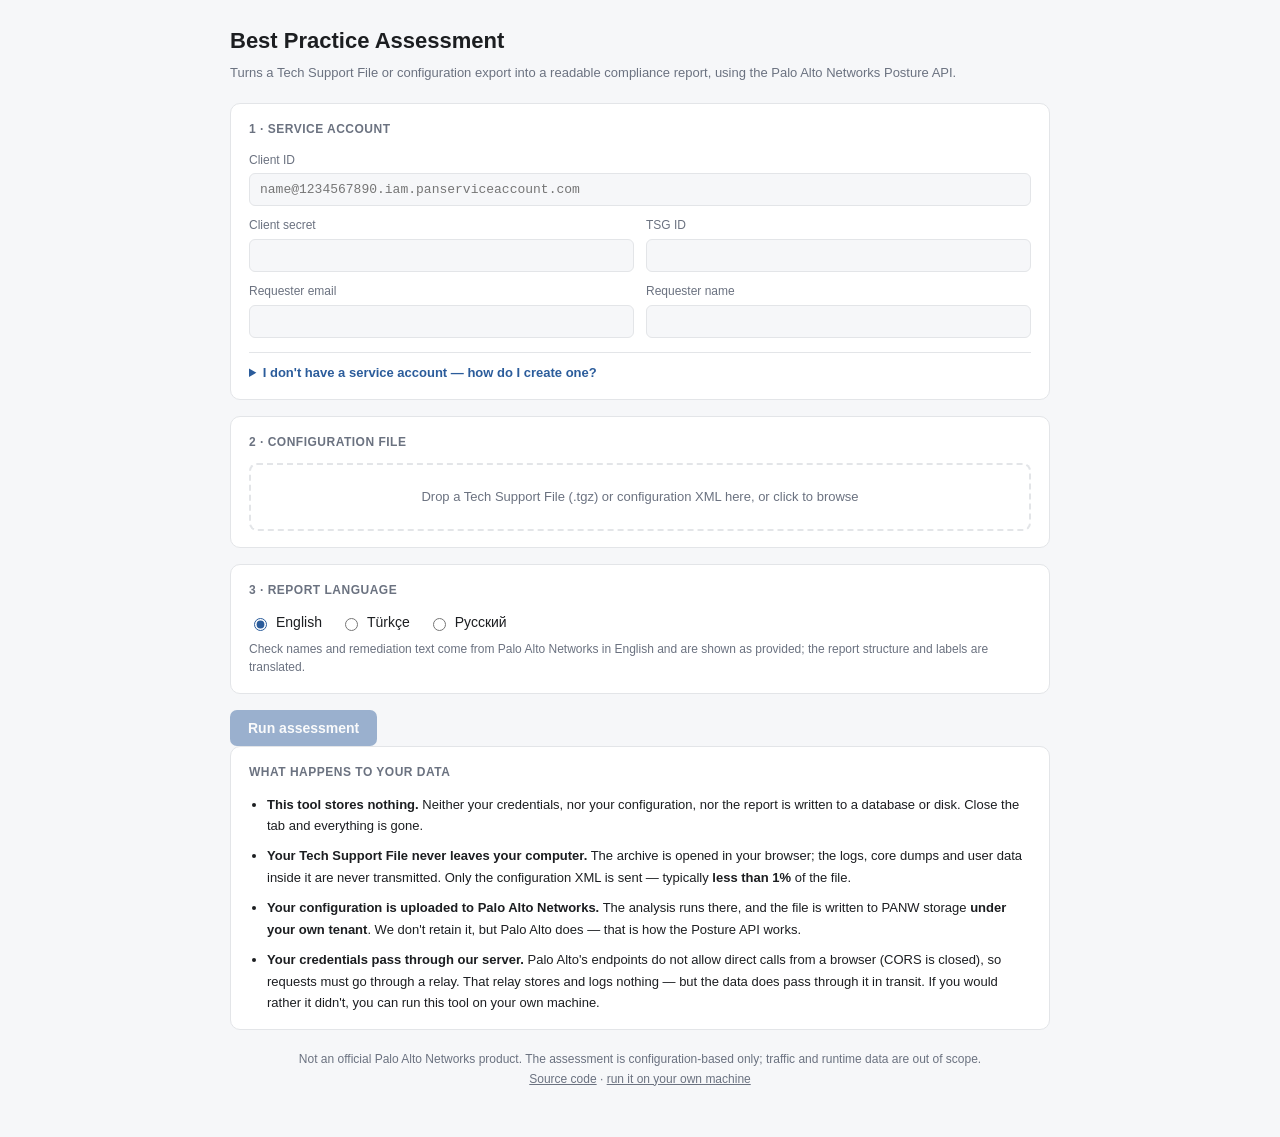
<file: web/index.html>
<!doctype html>
<html lang="en">
<head>
<meta charset="utf-8">
<meta name="viewport" content="width=device-width,initial-scale=1">
<title>Best Practice Assessment — Palo Alto Networks NGFW</title>
<link rel="stylesheet" href="./assets/app.css">
</head>
<body>
<div class="wrap">
  <header class="hdr">
    <h1>Best Practice Assessment</h1>
    <p class="sub">Turns a Tech Support File or configuration export into a readable
       compliance report, using the Palo Alto Networks Posture API.</p>
  </header>

  <div id="compat" class="warnbox" hidden></div>

  <div class="card">
    <h2>1 · Service account</h2>
    <label for="cid">Client ID</label>
    <input type="text" id="cid" placeholder="name@1234567890.iam.panserviceaccount.com"
           autocomplete="off" spellcheck="false">
    <div class="grid2">
      <div><label for="sec">Client secret</label>
        <input type="password" id="sec" autocomplete="off"></div>
      <div><label for="tsg">TSG ID</label>
        <input type="text" id="tsg" autocomplete="off" spellcheck="false"></div>
    </div>
    <div class="grid2">
      <div><label for="mail">Requester email</label>
        <input type="text" id="mail" autocomplete="off" spellcheck="false"></div>
      <div><label for="name">Requester name</label>
        <input type="text" id="name" autocomplete="off"></div>
    </div>

    <details class="help">
      <summary>I don't have a service account — how do I create one?</summary>
      <ol>
        <li><a href="https://apps.paloaltonetworks.com/hub" target="_blank"
               rel="noopener noreferrer">Palo Alto Networks Hub</a> → <b>Common Services →
            Identity &amp; Access</b></li>
        <li>Select the tenant/TSG the API call should run against</li>
        <li><b>Add Identity</b> → Identity Type: <b>Service Account</b></li>
        <li>Give it a name that is identifiable during an audit (e.g. <code>bpa-report</code>)</li>
        <li>Save the <b>Client ID</b> and <b>Client secret</b> —
            <b>the secret is shown only once</b></li>
        <li>Assign a role (the reference guide suggests <code>All Apps &amp; Services</code>
            + <code>Superuser</code>)</li>
      </ol>
      <p class="tiny">The TSG ID appears in the tenant selector on the Identity &amp; Access
         screen.</p>
    </details>
  </div>

  <div class="card">
    <h2>2 · Configuration file</h2>
    <div id="drop">Drop a Tech Support File (.tgz) or configuration XML here, or click to
      browse<input type="file" id="file" hidden></div>
    <div id="meta"></div>
  </div>

  <div class="card">
    <h2>3 · Report language</h2>
    <div class="langs" id="langs">
      <label><input type="radio" name="lang" value="en" checked> English</label>
      <label><input type="radio" name="lang" value="tr"> Türkçe</label>
      <label><input type="radio" name="lang" value="ru"> Русский</label>
    </div>
    <p class="tiny">Check names and remediation text come from Palo Alto Networks in English
       and are shown as provided; the report structure and labels are translated.</p>
  </div>

  <button id="go" disabled>Run assessment</button>

  <div class="card" id="progress" hidden>
    <h2>Progress</h2>
    <ul class="steps" id="steps"></ul>
  </div>
  <div id="out"></div>

  <section class="card privacy">
    <h2>What happens to your data</h2>
    <ul>
      <li><b>This tool stores nothing.</b> Neither your credentials, nor your configuration,
          nor the report is written to a database or disk. Close the tab and everything
          is gone.</li>
      <li><b>Your Tech Support File never leaves your computer.</b> The archive is opened in
          your browser; the logs, core dumps and user data inside it are never transmitted.
          Only the configuration XML is sent — typically <b>less than 1%</b> of the file.</li>
      <li><b>Your configuration is uploaded to Palo Alto Networks.</b> The analysis runs
          there, and the file is written to PANW storage <b>under your own tenant</b>. We
          don't retain it, but Palo Alto does — that is how the Posture API works.</li>
      <li><b>Your credentials pass through our server.</b> Palo Alto's endpoints do not allow
          direct calls from a browser (CORS is closed), so requests must go through a relay.
          That relay stores and logs nothing — but the data does pass through it in transit.
          If you would rather it didn't, you can run this tool on your own machine.</li>
    </ul>
  </section>

  <footer class="foot">
    Not an official Palo Alto Networks product. The assessment is configuration-based only;
    traffic and runtime data are out of scope.
    <br>
    <a href="https://github.com/ozgguler/bpa-report" target="_blank" rel="noopener noreferrer">Source
    code</a> · <a href="https://github.com/ozgguler/bpa-report#running-it-on-macos"
    target="_blank" rel="noopener noreferrer">run it on your own machine</a>
  </footer>
</div>
<script type="module" src="./assets/app.js"></script>
</body>
</html>
</file>
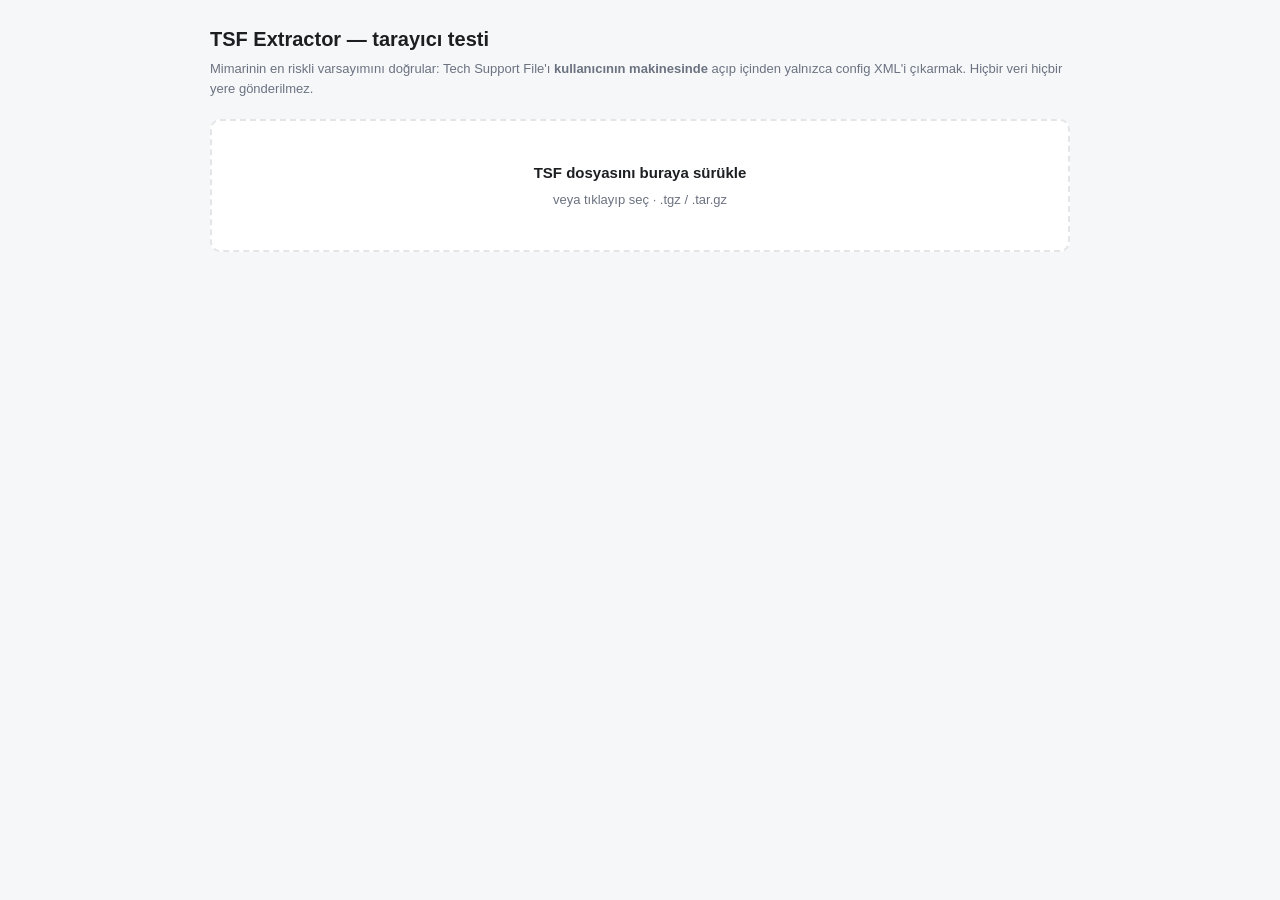
<file: tools/test-extractor.html>
<!doctype html>
<html lang="tr">
<head>
<meta charset="utf-8">
<meta name="viewport" content="width=device-width,initial-scale=1">
<title>TSF Extractor — tarayıcı testi</title>
<style>
  :root{--bg:#f6f7f9;--fg:#1c1e21;--mut:#6b7280;--line:#e3e5e8;--card:#fff;
        --good:#2e6b3e;--bad:#b3261e;--warn:#c77700;--accent:#2b5c9b}
  @media (prefers-color-scheme:dark){
    :root{--bg:#16181b;--fg:#e8eaed;--mut:#9aa0a6;--line:#2c2f34;--card:#1e2126;
          --good:#6cc48a;--bad:#f2827a;--warn:#e0a355;--accent:#7aa7e0}}
  *{box-sizing:border-box}
  body{margin:0;padding:24px;font:14px/1.55 -apple-system,BlinkMacSystemFont,"Segoe UI",Helvetica,Arial,sans-serif;
       background:var(--bg);color:var(--fg)}
  .wrap{max-width:860px;margin:0 auto}
  h1{font-size:20px;margin:0 0 4px}
  .sub{color:var(--mut);margin:0 0 20px;font-size:13px}
  #drop{border:2px dashed var(--line);border-radius:10px;padding:40px 20px;text-align:center;
        background:var(--card);cursor:pointer;transition:.15s}
  #drop:hover,#drop.over{border-color:var(--accent);background:color-mix(in srgb,var(--accent) 7%,var(--card))}
  #drop b{display:block;font-size:15px;margin-bottom:4px}
  #drop span{color:var(--mut);font-size:13px}
  .card{background:var(--card);border:1px solid var(--line);border-radius:10px;
        padding:16px 18px;margin-top:16px}
  .card h2{font-size:13px;text-transform:uppercase;letter-spacing:.5px;color:var(--mut);
           margin:0 0 12px;font-weight:600}
  dl{display:grid;grid-template-columns:auto 1fr;gap:7px 18px;margin:0;font-size:13px}
  dt{color:var(--mut)}
  dd{margin:0;font-weight:600;font-variant-numeric:tabular-nums;
     overflow-wrap:anywhere}
  code{font:12px ui-monospace,SFMono-Regular,Menlo,monospace;background:var(--bg);
       padding:1px 5px;border-radius:4px}
  .ok{color:var(--good)}.err{color:var(--bad)}.wn{color:var(--warn)}
  progress{width:100%;height:7px;margin-top:14px}
  pre{background:var(--bg);border:1px solid var(--line);border-radius:8px;padding:12px;
      overflow:auto;max-height:260px;font:12px ui-monospace,SFMono-Regular,Menlo,monospace;margin:0}
  .pill{display:inline-block;padding:2px 9px;border-radius:11px;font-size:12px;font-weight:600}
  .pill.g{background:color-mix(in srgb,var(--good) 18%,transparent);color:var(--good)}
  .pill.b{background:color-mix(in srgb,var(--bad) 18%,transparent);color:var(--bad)}
  .warnbox{border-left:3px solid var(--warn);padding:9px 12px;background:var(--card);
           font-size:13px;margin-top:12px;border-radius:0 6px 6px 0}
</style>
</head>
<body>
<div class="wrap">
  <h1>TSF Extractor — tarayıcı testi</h1>
  <p class="sub">Mimarinin en riskli varsayımını doğrular: Tech Support File'ı
     <b>kullanıcının makinesinde</b> açıp içinden yalnızca config XML'i çıkarmak.
     Hiçbir veri hiçbir yere gönderilmez.</p>

  <div id="drop">
    <b>TSF dosyasını buraya sürükle</b>
    <span>veya tıklayıp seç · .tgz / .tar.gz</span>
    <input type="file" id="file" hidden>
  </div>

  <progress id="prog" max="100" value="0" hidden></progress>
  <div id="out"></div>
</div>

<script type="module">
import { extractFromTsf } from '../web/lib/tsf.js';
import { buildMetadata } from '../web/lib/metadata.js';

const drop = document.getElementById('drop');
const input = document.getElementById('file');
const prog = document.getElementById('prog');
const out = document.getElementById('out');

const fmt = n => n >= 1024**3 ? (n/1024**3).toFixed(2)+' GB'
             : n >= 1024**2 ? (n/1024**2).toFixed(1)+' MB'
             : (n/1024).toFixed(1)+' KB';
const esc = s => String(s ?? '').replace(/[&<>"]/g, c =>
  ({'&':'&amp;','<':'&lt;','>':'&gt;','"':'&quot;'}[c]));

// Tarayicinin varsayilan davranisi bir dosya birakildiginda onu SAYFA OLARAK
// ACMAKTIR. Yalnizca birakma kutusunda engellemek yetmez — kutunun birkac
// piksel disina birakilinca Safari file:// adresine gider. Bu yuzden olay
// belge genelinde engellenir ve sayfanin TAMAMI birakma hedefi yapilir.
let dragDepth = 0;
['dragenter', 'dragover'].forEach(ev => document.addEventListener(ev, e => {
  e.preventDefault();
  if (ev === 'dragenter') dragDepth++;
  drop.classList.add('over');
}));
document.addEventListener('dragleave', e => {
  e.preventDefault();
  if (--dragDepth <= 0) { dragDepth = 0; drop.classList.remove('over'); }
});
document.addEventListener('drop', e => {
  e.preventDefault();
  dragDepth = 0;
  drop.classList.remove('over');
  const f = e.dataTransfer?.files?.[0];
  if (f) run(f);
});

drop.onclick = () => input.click();
input.onchange = () => input.files[0] && run(input.files[0]);

const ERRORS = {
  UNSUPPORTED_BROWSER: 'Bu tarayıcı DecompressionStream desteklemiyor. ' +
    'Chrome/Edge 80+, Firefox 113+ veya Safari 16.4+ gerekir.',
  NOT_GZIP: 'Dosya gzip değil. İndirilirken sarmalanmış olabilir — ' +
    'TSF\'i yeniden indirip tekrar dene.',
  CONFIG_NOT_FOUND: 'Arşiv içinde config XML bulunamadı. Geçerli bir TSF mi?',
  DECOMPRESSION_LIMIT: 'Açılmış boyut tavanı aşıldı (8 GB).',
};

async function run(file) {
  out.innerHTML = '';
  prog.hidden = false; prog.removeAttribute('value');
  const t0 = performance.now();

  try {
    const res = await extractFromTsf(file, {
      onProgress: ({ bytes, files }) => {
        prog.title = `${fmt(bytes)} · ${files} dosya`;
      },
    });
    const meta = buildMetadata(res);
    prog.hidden = true;

    const wall = Math.round(performance.now() - t0);
    const ratio = (res.unpacked / file.size).toFixed(1);
    const thru = (res.unpacked / 1024**2 / (res.ms / 1000)).toFixed(0);

    const missing = meta.missing.length
      ? `<div class="warnbox"><b>Kullanıcıya sorulacak alanlar:</b>
         ${meta.missing.map(m => `<code>${esc(m)}</code>`).join(' ')}
         — bu TSF'te <code>show system info</code> bulunamadı.</div>`
      : `<div class="warnbox" style="border-left-color:var(--good)">
         Tüm zorunlu API alanları otomatik dolduruldu — kullanıcının hiçbir şey
         yazmasına gerek yok.</div>`;

    out.innerHTML = `
      <div class="card">
        <h2>Sonuç <span class="pill g">başarılı</span></h2>
        <dl>
          <dt>Dosya</dt><dd>${esc(file.name)} · ${fmt(file.size)}</dd>
          <dt>Açılmış boyut</dt><dd>${fmt(res.unpacked)} <span style="font-weight:400;color:var(--mut)">(${ratio}× sıkıştırma)</span></dd>
          <dt>Taranan dosya</dt><dd>${res.files}</dd>
          <dt>Süre</dt><dd class="ok">${wall} ms <span style="font-weight:400;color:var(--mut)">(~${thru} MB/s)</span></dd>
          <dt>Config yolu</dt><dd><code>${esc(res.configPath)}</code></dd>
          <dt>Config boyutu</dt><dd>${fmt(res.configText.length)}</dd>
          <dt>Sunucuya gidecek</dt><dd class="ok">${fmt(res.configText.length)}
            <span style="font-weight:400;color:var(--mut)">— TSF'in %${(100*res.configText.length/file.size).toFixed(2)}'i</span></dd>
          <dt>system info</dt><dd>${res.sysinfoPath ? `<code>${esc(res.sysinfoPath)}</code>` : '<span class="wn">bulunamadı</span>'}</dd>
        </dl>
      </div>

      <div class="card">
        <h2>Çıkarılan cihaz metadata'sı</h2>
        <dl>
          <dt>hostname</dt><dd>${esc(meta.hostname) || '—'}</dd>
          <dt>family</dt><dd>${esc(meta.family) || '<span class="err">—</span>'}</dd>
          <dt>model</dt><dd>${esc(meta.model) || '<span class="err">—</span>'}</dd>
          <dt>serial</dt><dd>${esc(meta.serial) || '<span class="err">—</span>'}</dd>
          <dt>version (PAN-OS)</dt><dd>${esc(meta.version) || '<span class="err">—</span>'}</dd>
          <dt>yönetim IP</dt><dd>${esc(meta.ipAddress) || '—'}</dd>
          <dt>config şema sürümü</dt><dd style="font-weight:400;color:var(--mut)">
            ${esc(meta.configSchemaVersion) || '—'} — bu PAN-OS sürümü <b>değildir</b></dd>
        </dl>
        ${missing}
      </div>

      <div class="card">
        <h2>Config XML — ilk 1200 karakter</h2>
        <pre>${esc(res.configText.slice(0, 1200))}</pre>
      </div>`;
  } catch (e) {
    prog.hidden = true;
    const msg = ERRORS[e.message] || e.message;
    out.innerHTML = `<div class="card"><h2>Sonuç <span class="pill b">hata</span></h2>
      <p class="err" style="margin:0">${esc(msg)}</p>
      ${e.detail ? `<p style="margin:8px 0 0;color:var(--mut);font-size:13px">
        İlk baytlar: <code>${esc(e.detail)}</code></p>` : ''}</div>`;
    console.error(e);
  }
}
</script>
</body>
</html>
</file>
<file: web/assets/app.css>
:root{--bg:#f6f7f9;--fg:#1c1e21;--mut:#6b7280;--line:#e3e5e8;--card:#fff;
        --good:#2e6b3e;--bad:#b3261e;--warn:#c77700;--accent:#2b5c9b}
  @media (prefers-color-scheme:dark){
    :root{--bg:#16181b;--fg:#e8eaed;--mut:#9aa0a6;--line:#2c2f34;--card:#1e2126;
          --good:#6cc48a;--bad:#f2827a;--warn:#e0a355;--accent:#7aa7e0}}
  *{box-sizing:border-box}
  body{margin:0;padding:24px;font:14px/1.55 -apple-system,BlinkMacSystemFont,"Segoe UI",Helvetica,Arial,sans-serif;
       background:var(--bg);color:var(--fg)}
  .wrap{max-width:820px;margin:0 auto}
  h1{font-size:20px;margin:0 0 4px}
  .sub{color:var(--mut);margin:0 0 20px;font-size:13px}
  .card{background:var(--card);border:1px solid var(--line);border-radius:10px;
        padding:16px 18px;margin-bottom:16px}
  .card h2{font-size:12px;text-transform:uppercase;letter-spacing:.5px;color:var(--mut);
           margin:0 0 12px;font-weight:600}
  label{display:block;font-size:12px;color:var(--mut);margin:10px 0 4px}
  input[type=text],input[type=password]{width:100%;padding:8px 10px;border:1px solid var(--line);
    border-radius:6px;background:var(--bg);color:var(--fg);font:13px ui-monospace,Menlo,monospace}
  .grid2{display:grid;grid-template-columns:1fr 1fr;gap:12px}
  #drop{border:2px dashed var(--line);border-radius:8px;padding:22px;text-align:center;
        cursor:pointer;font-size:13px;color:var(--mut);transition:.12s}
  #drop.has{border-color:var(--good);color:var(--fg)}
  #drop.over{border-color:var(--accent);color:var(--fg);
             background:color-mix(in srgb,var(--accent) 8%,transparent)}
  button{padding:10px 18px;border:0;border-radius:7px;background:var(--accent);color:#fff;
         font-size:14px;font-weight:600;cursor:pointer}
  button:disabled{opacity:.45;cursor:not-allowed}
  .steps{list-style:none;padding:0;margin:0;font-size:13px}
  .steps li{padding:6px 0;border-bottom:1px solid var(--line);display:flex;gap:10px;align-items:center}
  .steps li:last-child{border:0}
  .dot{width:9px;height:9px;border-radius:50%;background:var(--line);flex:none}
  .dot.run{background:var(--warn);animation:p 1s infinite}
  .dot.ok{background:var(--good)}.dot.err{background:var(--bad)}
  @keyframes p{50%{opacity:.35}}
  .t{margin-left:auto;color:var(--mut);font-size:12px;font-variant-numeric:tabular-nums}
  dl{display:grid;grid-template-columns:auto 1fr;gap:6px 16px;margin:0;font-size:13px}
  dt{color:var(--mut)}dd{margin:0;font-weight:600;overflow-wrap:anywhere}
  code{font:12px ui-monospace,Menlo,monospace;background:var(--bg);padding:1px 5px;border-radius:4px}
  .err{color:var(--bad)}.ok{color:var(--good)}
  .warnbox{border-left:3px solid var(--warn);padding:9px 12px;font-size:12.5px;
           margin-top:12px;border-radius:0 6px 6px 0;background:var(--bg)}

/* --- urun arayuzu eklemeleri --- */
.hdr{margin-bottom:20px}
.hdr h1{font-size:22px;margin:0 0 5px}
.help{margin-top:14px;border-top:1px solid var(--line);padding-top:10px}
.help summary{cursor:pointer;font-size:13px;color:var(--accent);font-weight:600}
.help ol{margin:10px 0 4px;padding-left:20px;font-size:13px;line-height:1.7}
.help li{margin-bottom:3px}
.help a{color:var(--accent)}
.tiny{font-size:12px;color:var(--mut);margin:6px 0 0}
.privacy ul{margin:0;padding-left:18px;font-size:13px;line-height:1.65}
.privacy li{margin-bottom:9px}
.privacy li:last-child{margin-bottom:0}
.foot{font-size:12px;color:var(--mut);text-align:center;padding:4px 0 24px;line-height:1.6}

/* --- dil secici ve eylem dugmeleri --- */
.langs{display:flex;gap:18px;flex-wrap:wrap}
.langs label{display:flex;align-items:center;gap:6px;margin:0;font-size:14px;
             color:var(--fg);cursor:pointer}
.langs input{accent-color:var(--accent);cursor:pointer}
.actions{display:flex;gap:10px;flex-wrap:wrap;align-items:center;margin-top:16px}
.actions .dl{align-self:center;font-size:13px;color:var(--accent)}
.foot a{color:var(--mut);text-decoration:underline}
.foot a:hover{color:var(--accent)}
</file>
